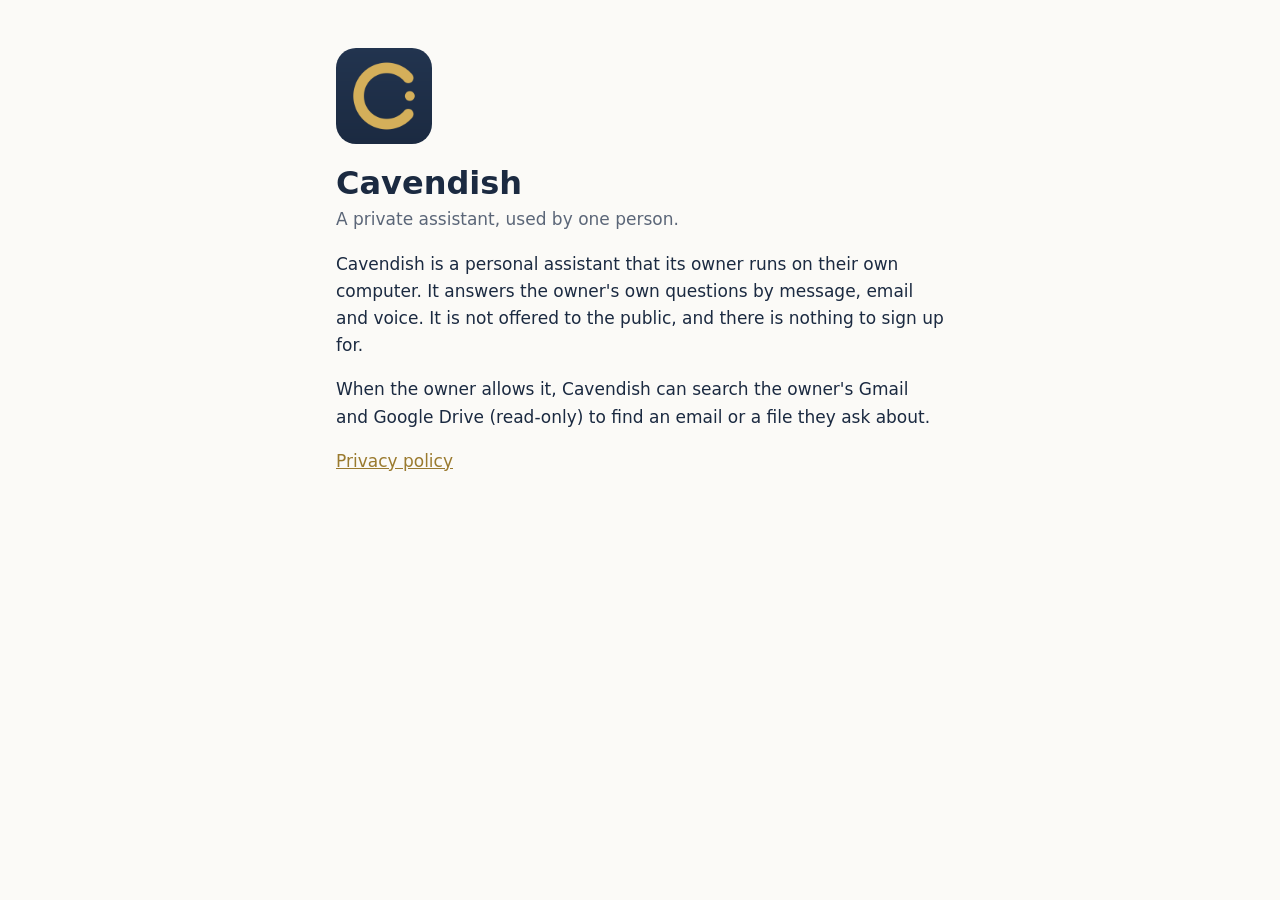
<file: index.html>
<!doctype html>
<html lang="en">
<head>
  <meta charset="utf-8">
  <meta name="viewport" content="width=device-width, initial-scale=1">
  <title>Cavendish</title>
  <link rel="icon" href="logo.png">
  <link rel="stylesheet" href="style.css">
</head>
<body>
  <main>
    <img class="logo" src="logo.png" alt="" width="96" height="96">
    <h1>Cavendish</h1>
    <p class="lede">A private assistant, used by one person.</p>
    <p>Cavendish is a personal assistant that its owner runs on their own computer.
      It answers the owner's own questions by message, email and voice. It is not
      offered to the public, and there is nothing to sign up for.</p>
    <p>When the owner allows it, Cavendish can search the owner's Gmail and Google Drive
      (read-only) to find an email or a file they ask about.</p>
    <p><a href="privacy.html">Privacy policy</a></p>
  </main>
</body>
</html>
</file>
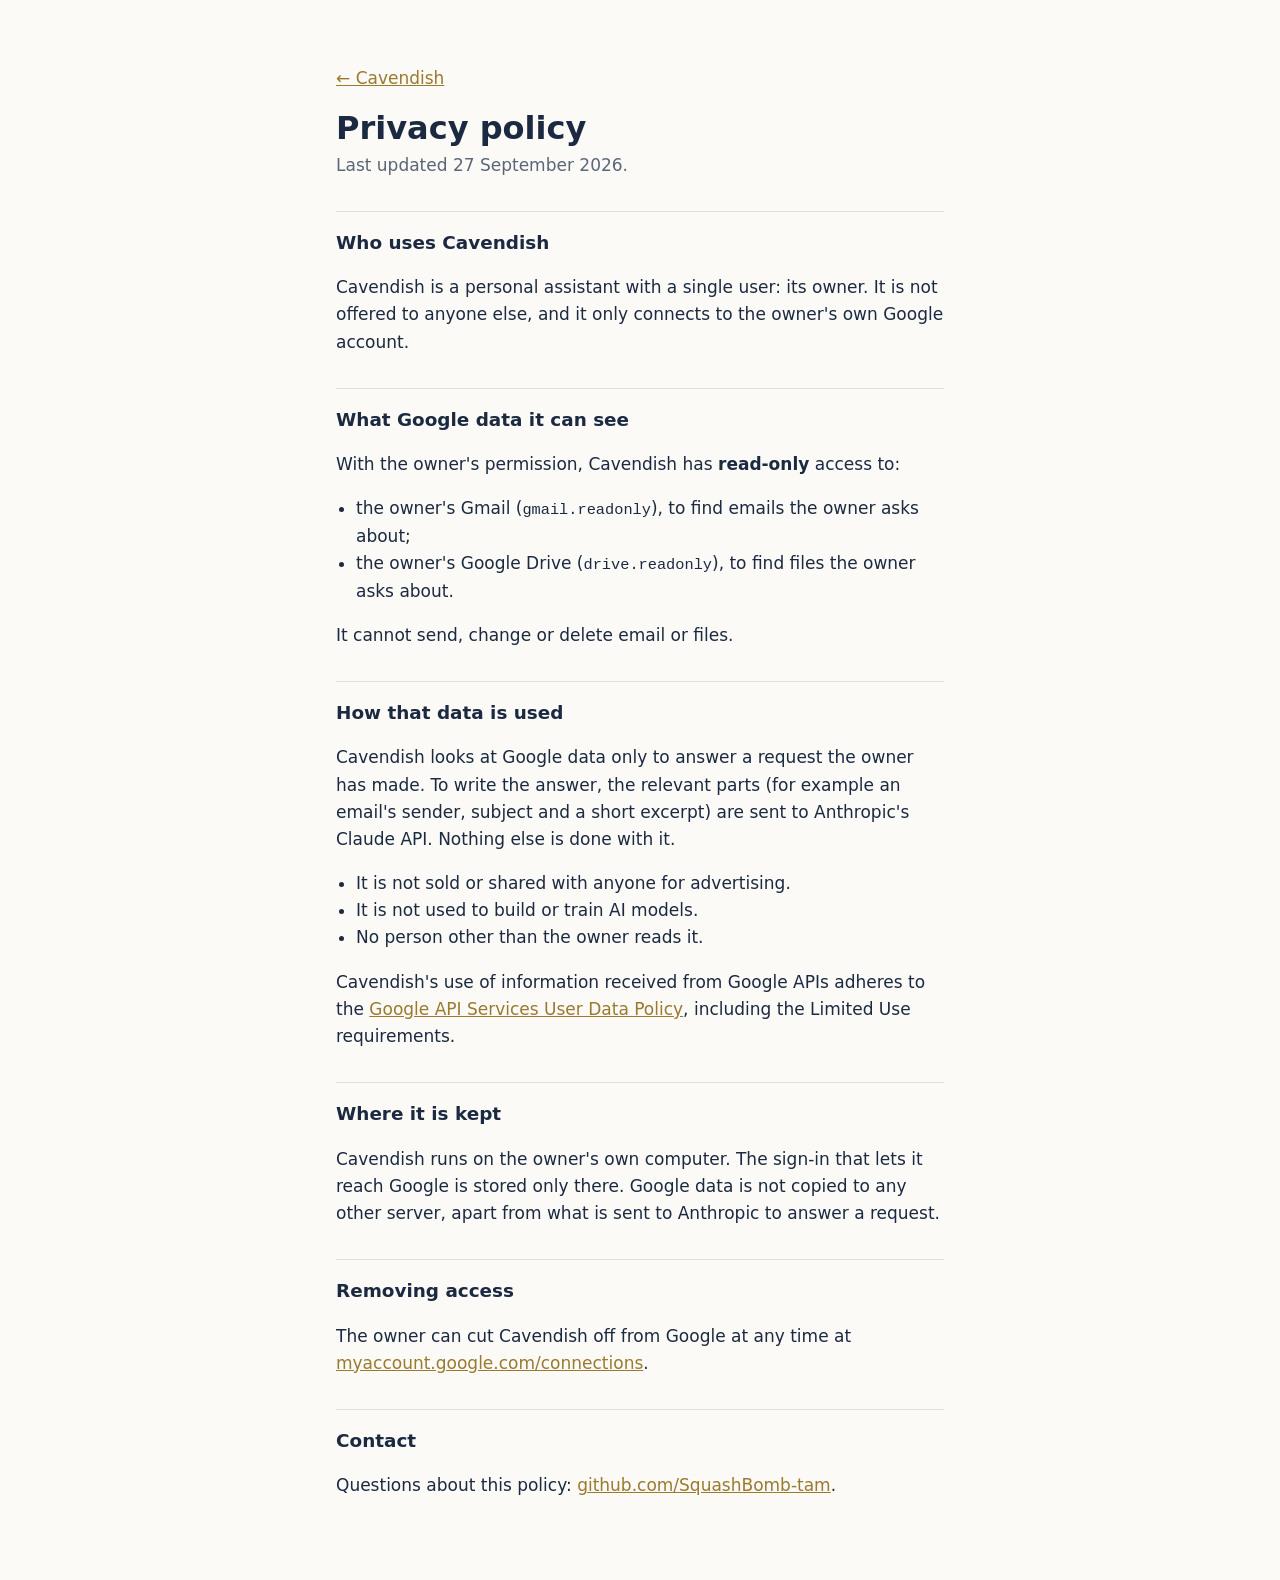
<file: privacy.html>
<!doctype html>
<html lang="en">
<head>
  <meta charset="utf-8">
  <meta name="viewport" content="width=device-width, initial-scale=1">
  <title>Cavendish privacy policy</title>
  <link rel="icon" href="logo.png">
  <link rel="stylesheet" href="style.css">
</head>
<body>
  <main>
    <p><a href="./">&larr; Cavendish</a></p>
    <h1>Privacy policy</h1>
    <p class="lede">Last updated 27 September 2026.</p>

    <h2>Who uses Cavendish</h2>
    <p>Cavendish is a personal assistant with a single user: its owner. It is not offered
      to anyone else, and it only connects to the owner's own Google account.</p>

    <h2>What Google data it can see</h2>
    <p>With the owner's permission, Cavendish has <strong>read-only</strong> access to:</p>
    <ul>
      <li>the owner's Gmail (<code>gmail.readonly</code>), to find emails the owner asks about;</li>
      <li>the owner's Google Drive (<code>drive.readonly</code>), to find files the owner asks about.</li>
    </ul>
    <p>It cannot send, change or delete email or files.</p>

    <h2>How that data is used</h2>
    <p>Cavendish looks at Google data only to answer a request the owner has made.
      To write the answer, the relevant parts (for example an email's sender, subject and
      a short excerpt) are sent to Anthropic's Claude API. Nothing else is done with it.</p>
    <ul>
      <li>It is not sold or shared with anyone for advertising.</li>
      <li>It is not used to build or train AI models.</li>
      <li>No person other than the owner reads it.</li>
    </ul>
    <p>Cavendish's use of information received from Google APIs adheres to the
      <a href="https://developers.google.com/terms/api-services-user-data-policy">Google API Services User Data Policy</a>,
      including the Limited Use requirements.</p>

    <h2>Where it is kept</h2>
    <p>Cavendish runs on the owner's own computer. The sign-in that lets it reach Google is
      stored only there. Google data is not copied to any other server, apart from what is
      sent to Anthropic to answer a request.</p>

    <h2>Removing access</h2>
    <p>The owner can cut Cavendish off from Google at any time at
      <a href="https://myaccount.google.com/connections">myaccount.google.com/connections</a>.</p>

    <h2>Contact</h2>
    <p>Questions about this policy: <a href="https://github.com/SquashBomb-tam">github.com/SquashBomb-tam</a>.</p>
  </main>
</body>
</html>
</file>
<file: style.css>
:root {
  --bg: #fbfaf7;
  --text: #1b2a41;
  --muted: #5b6678;
  --accent: #9a7a2e;
  --rule: #e4e0d6;
}
@media (prefers-color-scheme: dark) {
  :root {
    --bg: #1b2a41;
    --text: #eef0f4;
    --muted: #a9b3c3;
    --accent: #d4af5a;
    --rule: #2e4163;
  }
}
* { box-sizing: border-box; }
body {
  margin: 0;
  background: var(--bg);
  color: var(--text);
  font: 17px/1.6 system-ui, -apple-system, "Segoe UI", Roboto, sans-serif;
}
main {
  max-width: 40rem;
  margin: 0 auto;
  padding: 3rem 16px 4rem;
}
.logo { display: block; border-radius: 20px; margin-bottom: 1.25rem; }
h1 { font-size: 2rem; line-height: 1.2; margin: 0 0 .25rem; }
h2 { font-size: 1.15rem; margin: 2rem 0 .5rem; padding-top: 1rem; border-top: 1px solid var(--rule); }
.lede { color: var(--muted); margin-top: 0; }
a { color: var(--accent); }
code { font-size: .9em; }
ul { padding-left: 1.25rem; }
</file>
